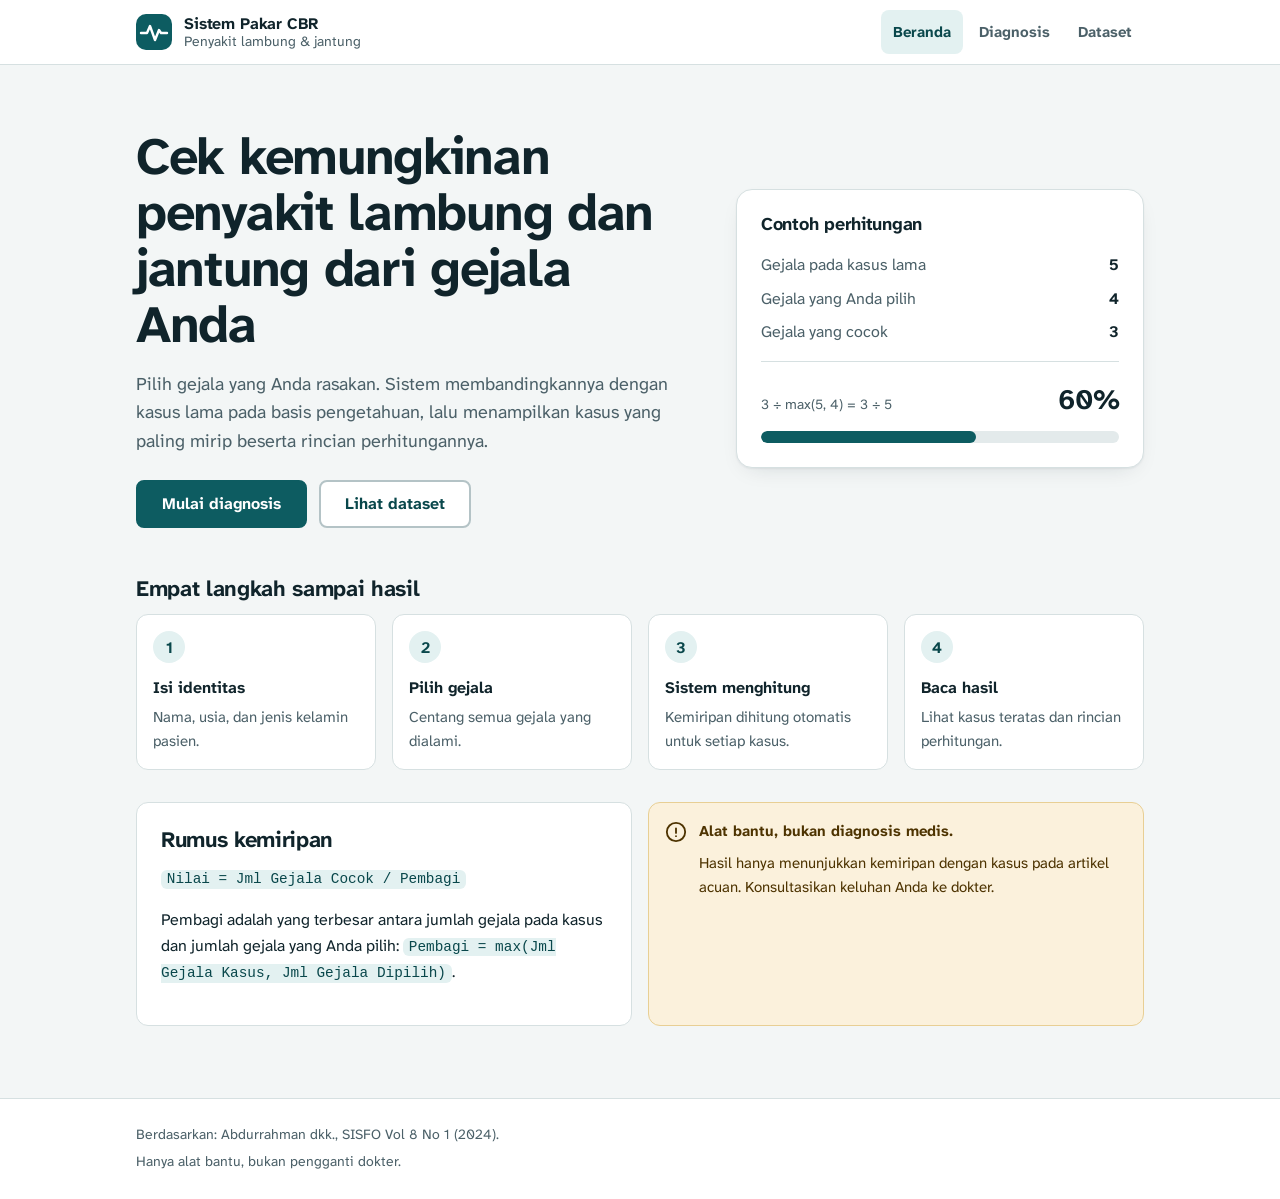
<file: index.html>
<!DOCTYPE html>
<html lang="id">
<head>
<meta charset="UTF-8">
<meta name="viewport" content="width=device-width,initial-scale=1">
<title>Beranda - Sistem Pakar CBR Lambung & Jantung</title>
<meta name="description" content="Sistem pakar berbasis Case-Based Reasoning untuk menelusuri kemungkinan penyakit lambung dan jantung dari gejala yang dialami.">
<meta name="theme-color" content="#0d5c61">
<link rel="icon" href="data:image/svg+xml,%3Csvg xmlns='http://www.w3.org/2000/svg' viewBox='0 0 36 36'%3E%3Crect width='36' height='36' rx='10' fill='%230d5c61'/%3E%3Cpath d='M5 19h6l3-7 5 14 4-10 2 3h6' fill='none' stroke='white' stroke-width='2.4' stroke-linecap='round' stroke-linejoin='round'/%3E%3C/svg%3E">
<link rel="preconnect" href="https://fonts.googleapis.com">
<link rel="preconnect" href="https://fonts.gstatic.com" crossorigin>
<link rel="stylesheet" href="https://fonts.googleapis.com/css2?family=Atkinson+Hyperlegible+Next:wght@400;700&display=swap">
<link rel="stylesheet" href="css/style.css">
</head>
<body>
<header id="header"></header>
<main>
<section class="hero" aria-labelledby="judul">
  <div>
    <h1 id="judul">Cek kemungkinan penyakit lambung dan jantung dari gejala Anda</h1>
    <p class="lead">Pilih gejala yang Anda rasakan. Sistem membandingkannya dengan kasus lama pada basis pengetahuan, lalu menampilkan kasus yang paling mirip beserta rincian perhitungannya.</p>
    <div class="actions">
      <a class="btn" href="identitas.html?baru">Mulai diagnosis</a>
      <a class="btn abu" href="dataset.html">Lihat dataset</a>
    </div>
  </div>
  <aside class="calc" aria-labelledby="contoh">
    <h2 id="contoh">Contoh perhitungan</h2>
    <dl>
      <dt>Gejala pada kasus lama</dt><dd>5</dd>
      <dt>Gejala yang Anda pilih</dt><dd>4</dd>
      <dt>Gejala yang cocok</dt><dd>3</dd>
    </dl>
    <hr class="rule">
    <div class="score"><span class="eq">3 &divide; max(5, 4) = 3 &divide; 5</span><strong>60%</strong></div>
    <div class="meter" role="img" aria-label="Kemiripan 60 persen" style="--w:60%"><i></i></div>
  </aside>
</section>

<section aria-labelledby="alur">
  <h2 id="alur">Empat langkah sampai hasil</h2>
  <ol class="steps">
    <li>Isi identitas<span>Nama, usia, dan jenis kelamin pasien.</span></li>
    <li>Pilih gejala<span>Centang semua gejala yang dialami.</span></li>
    <li>Sistem menghitung<span>Kemiripan dihitung otomatis untuk setiap kasus.</span></li>
    <li>Baca hasil<span>Lihat kasus teratas dan rincian perhitungan.</span></li>
  </ol>
</section>

<section class="two-col" aria-label="Informasi metode">
  <div class="card">
    <h2>Rumus kemiripan</h2>
    <p><code>Nilai = Jml Gejala Cocok / Pembagi</code></p>
    <p>Pembagi adalah yang terbesar antara jumlah gejala pada kasus dan jumlah gejala yang Anda pilih: <code>Pembagi = max(Jml Gejala Kasus, Jml Gejala Dipilih)</code>.</p>
  </div>
  <div class="notice" role="note">
    <svg width="22" height="22" viewBox="0 0 24 24" fill="none" stroke="currentColor" stroke-width="2" stroke-linecap="round" stroke-linejoin="round" aria-hidden="true"><circle cx="12" cy="12" r="10"/><path d="M12 8v5M12 16.5h.01"/></svg>
    <div>
      <p><strong>Alat bantu, bukan diagnosis medis.</strong></p>
      <p>Hasil hanya menunjukkan kemiripan dengan kasus pada artikel acuan. Konsultasikan keluhan Anda ke dokter.</p>
    </div>
  </div>
</section>
</main>
<footer id="footer"></footer>
<script src="js/layout.js"></script>
</body>
</html>
</file>
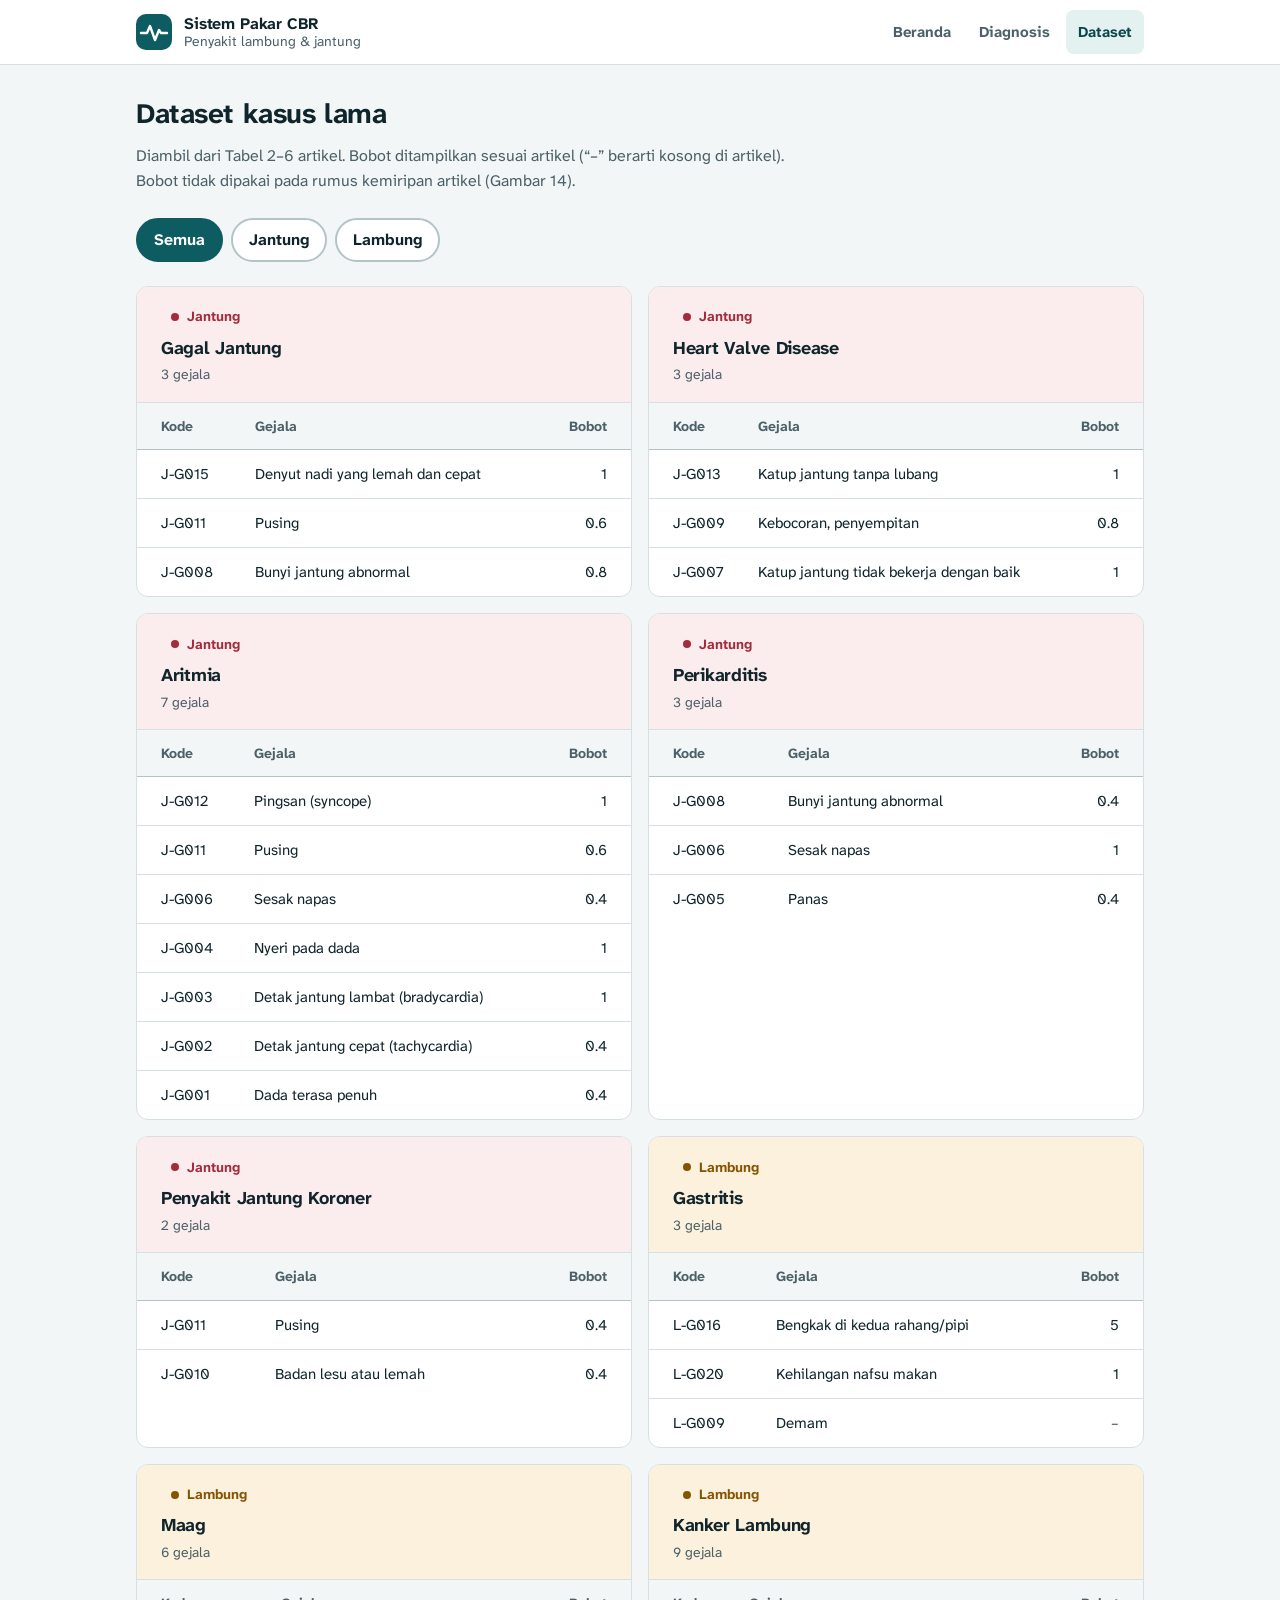
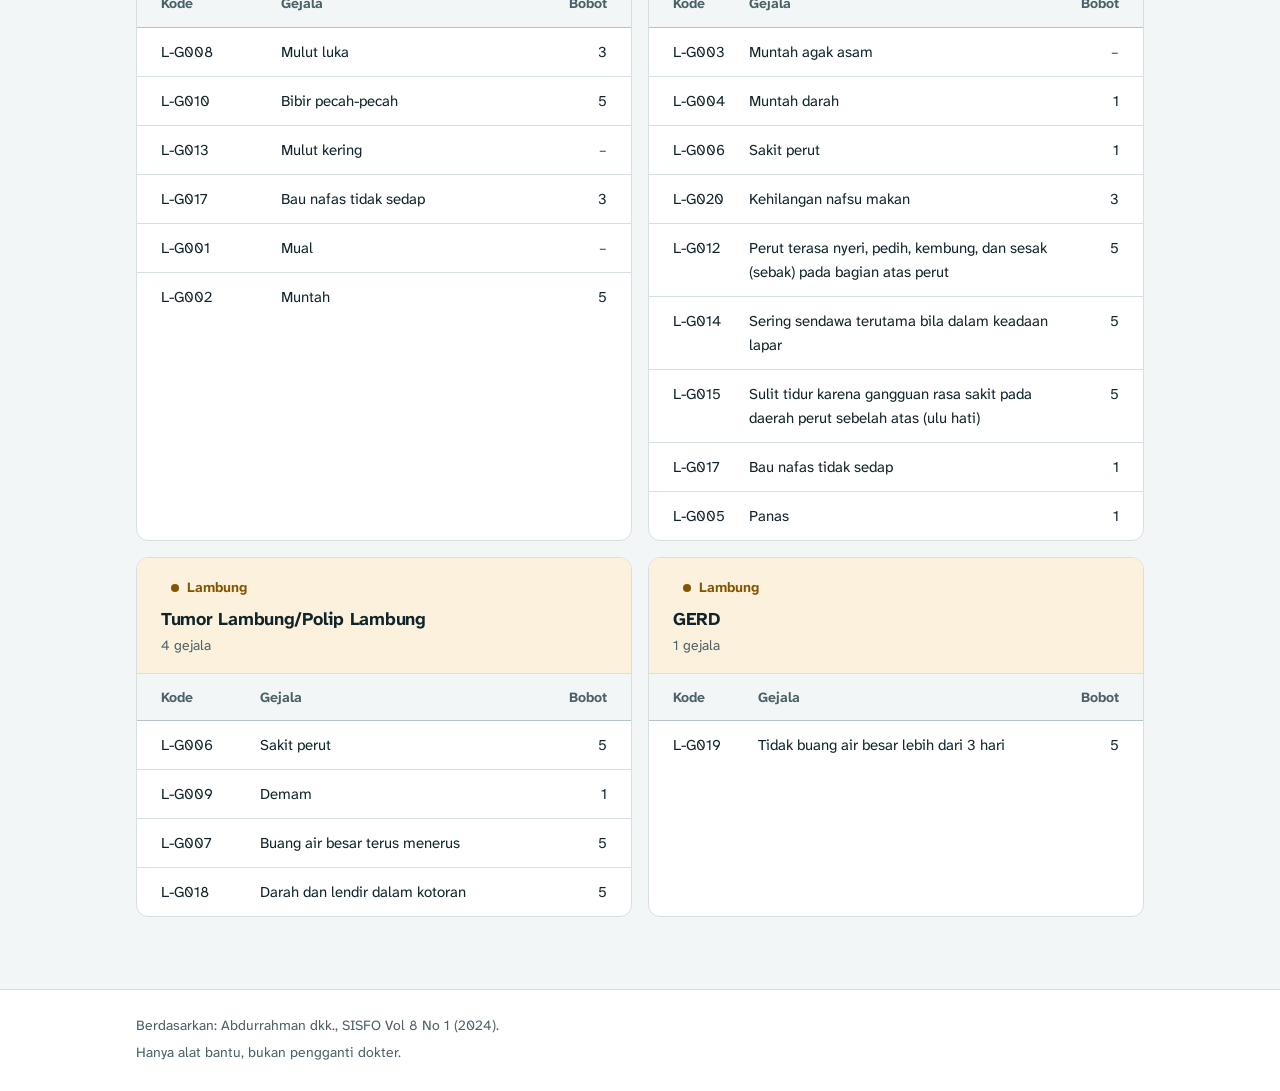
<file: dataset.html>
<!DOCTYPE html>
<html lang="id">
<head>
<meta charset="UTF-8">
<meta name="viewport" content="width=device-width,initial-scale=1">
<title>Dataset Kasus - Sistem Pakar CBR</title>
<meta name="description" content="Dataset kasus lama penyakit jantung dan lambung beserta gejala dan bobotnya.">
<meta name="theme-color" content="#0d5c61">
<link rel="icon" href="data:image/svg+xml,%3Csvg xmlns='http://www.w3.org/2000/svg' viewBox='0 0 36 36'%3E%3Crect width='36' height='36' rx='10' fill='%230d5c61'/%3E%3Cpath d='M5 19h6l3-7 5 14 4-10 2 3h6' fill='none' stroke='white' stroke-width='2.4' stroke-linecap='round' stroke-linejoin='round'/%3E%3C/svg%3E">
<link rel="preconnect" href="https://fonts.googleapis.com">
<link rel="preconnect" href="https://fonts.gstatic.com" crossorigin>
<link rel="stylesheet" href="https://fonts.googleapis.com/css2?family=Atkinson+Hyperlegible+Next:wght@400;700&display=swap">
<link rel="stylesheet" href="css/style.css">
</head>
<body>
<header id="header"></header>
<main>
<div class="page-head">
  <h1>Dataset kasus lama</h1>
  <p>Diambil dari Tabel 2&ndash;6 artikel. Bobot ditampilkan sesuai artikel (&ldquo;&ndash;&rdquo; berarti kosong di artikel). Bobot tidak dipakai pada rumus kemiripan artikel (Gambar 14).</p>
</div>
<div class="filters" role="group" aria-label="Filter jenis penyakit">
  <button type="button" data-f="" aria-pressed="true">Semua</button>
  <button type="button" data-f="jantung" aria-pressed="false">Jantung</button>
  <button type="button" data-f="lambung" aria-pressed="false">Lambung</button>
</div>
<div class="cases" id="isi"></div>
</main>
<footer id="footer"></footer>
<script src="js/layout.js"></script><script src="js/data.js"></script>
<script>
(function(){
  var box=document.getElementById('isi');
  box.innerHTML=KASUS.map(function(k){
    var c=k.tipe==='Jantung'?'jantung':'lambung';
    return '<article class="card case '+c+'" data-t="'+c+'" aria-labelledby="k-'+k.id+'"><header><span class="chip '+c+'">'+k.tipe+'</span><h2 id="k-'+k.id+'">'+k.nama+'</h2><span class="hint">'+k.gejala.length+' gejala</span></header>'+
      '<div class="tabel" tabindex="0" role="region" aria-label="Gejala '+k.nama+'"><table><thead><tr><th scope="col">Kode</th><th scope="col">Gejala</th><th scope="col">Bobot</th></tr></thead><tbody>'+
      k.gejala.map(function(g){
        return '<tr><td>'+g.kode+'</td><td>'+GEJALA_NAMA[g.kode]+'</td><td>'+(g.bobot===null?'<span class="kosong" aria-label="kosong">&ndash;</span>':g.bobot)+'</td></tr>';
      }).join('')+'</tbody></table></div></article>';
  }).join('');
  var tombol=document.querySelectorAll('.filters button');
  Array.prototype.forEach.call(tombol,function(b){
    b.addEventListener('click',function(){
      Array.prototype.forEach.call(tombol,function(x){x.setAttribute('aria-pressed',x===b)});
      Array.prototype.forEach.call(box.children,function(c){c.hidden=!!b.dataset.f&&c.dataset.t!==b.dataset.f});
    });
  });
})();
</script>
</body>
</html>
</file>
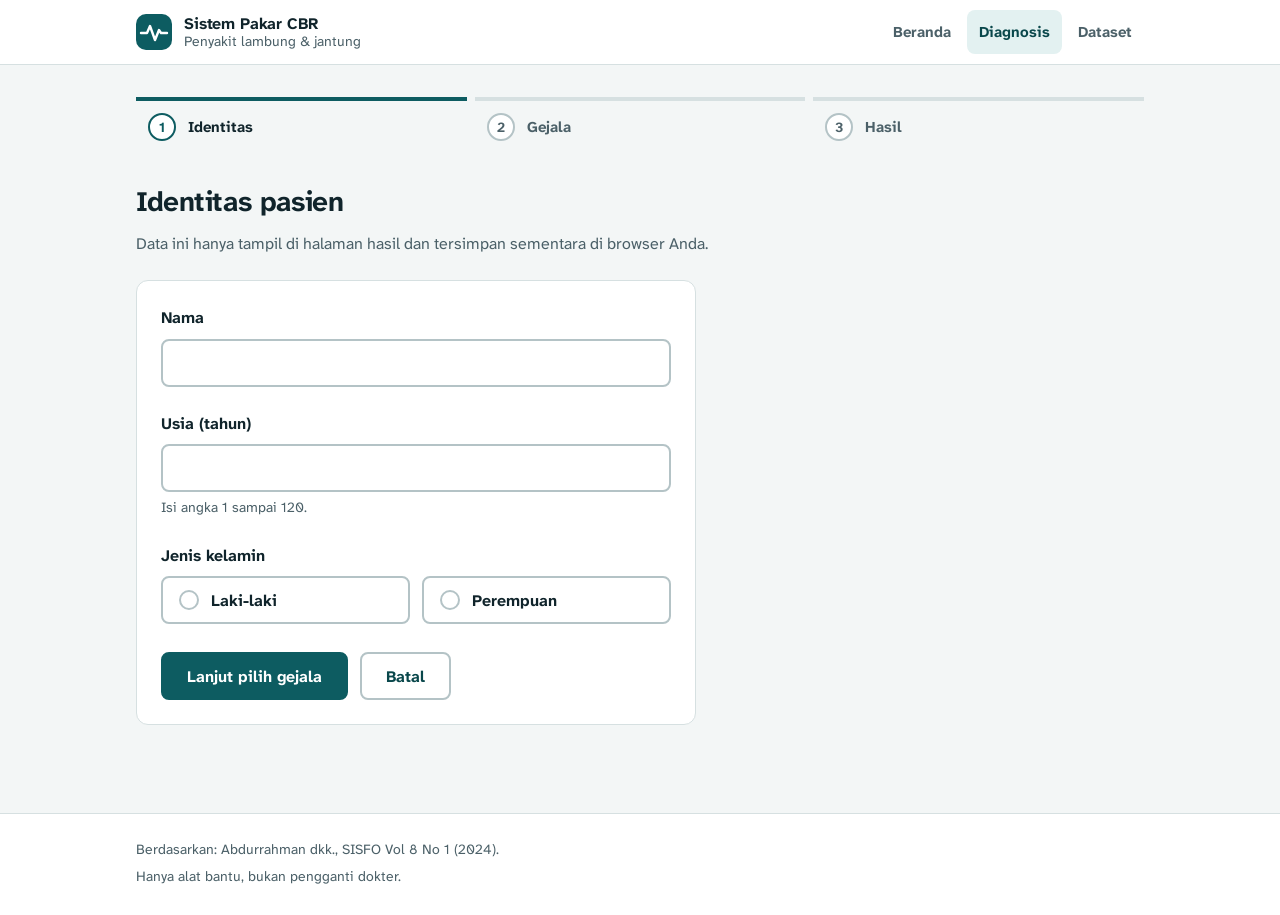
<file: gejala.html>
<!DOCTYPE html>
<html lang="id">
<head>
<meta charset="UTF-8">
<meta name="viewport" content="width=device-width,initial-scale=1">
<title>Pilih Gejala - Sistem Pakar CBR</title>
<meta name="description" content="Centang gejala jantung dan lambung yang Anda alami.">
<meta name="theme-color" content="#0d5c61">
<link rel="icon" href="data:image/svg+xml,%3Csvg xmlns='http://www.w3.org/2000/svg' viewBox='0 0 36 36'%3E%3Crect width='36' height='36' rx='10' fill='%230d5c61'/%3E%3Cpath d='M5 19h6l3-7 5 14 4-10 2 3h6' fill='none' stroke='white' stroke-width='2.4' stroke-linecap='round' stroke-linejoin='round'/%3E%3C/svg%3E">
<link rel="preconnect" href="https://fonts.googleapis.com">
<link rel="preconnect" href="https://fonts.gstatic.com" crossorigin>
<link rel="stylesheet" href="https://fonts.googleapis.com/css2?family=Atkinson+Hyperlegible+Next:wght@400;700&display=swap">
<link rel="stylesheet" href="css/style.css">
</head>
<body>
<header id="header"></header>
<main>
<ol id="stepper"></ol>
<div class="page-head">
  <h1>Pilih gejala yang dialami</h1>
  <p>Centang semua gejala yang Anda rasakan. Jenis penyakit ditentukan otomatis oleh sistem.</p>
</div>
<form id="f" novalidate>
  <section class="card group jantung" aria-labelledby="t-j">
    <header><h2 id="t-j">Gejala jantung</h2><span class="count" id="c-j"></span></header>
    <div class="opts" id="lj"></div>
  </section>
  <section class="card group lambung" aria-labelledby="t-l">
    <header><h2 id="t-l">Gejala lambung</h2><span class="count" id="c-l"></span></header>
    <div class="opts" id="ll"></div>
  </section>
  <div class="submit-bar">
    <div class="inner">
      <div class="status" role="status" aria-live="polite"><span id="jml">Belum ada gejala dipilih</span><span class="error" id="err"></span></div>
      <div class="actions">
        <a class="btn abu" href="identitas.html">Kembali</a>
        <button class="btn" type="submit">Proses diagnosis</button>
      </div>
    </div>
  </div>
</form>
</main>
<footer id="footer"></footer>
<script src="js/layout.js"></script><script src="js/data.js"></script>
<script>
(function(){
  if(!sessionStorage.getItem('identitas')){location.href='identitas.html';return}
  var tersimpan=JSON.parse(sessionStorage.getItem('gejala')||'[]');
  var f=document.getElementById('f'),jml=document.getElementById('jml'),err=document.getElementById('err');
  function buat(el,arr,t){
    el.innerHTML=arr.map(function(g){
      var k=t+'-'+g[0];
      return '<label class="cek"><input type="checkbox" name="g" value="'+k+'"'+(tersimpan.indexOf(k)>=0?' checked':'')+'><span>'+g[1]+'</span></label>';
    }).join('');
  }
  buat(document.getElementById('lj'),GEJALA_J,'J');
  buat(document.getElementById('ll'),GEJALA_L,'L');
  function dipilih(){return Array.prototype.map.call(f.querySelectorAll('input[name=g]:checked'),function(x){return x.value})}
  function segarkan(){
    var d=dipilih(),j=d.filter(function(k){return k[0]==='J'}).length,l=d.length-j;
    document.getElementById('c-j').textContent=j?j+' dipilih':'';
    document.getElementById('c-l').textContent=l?l+' dipilih':'';
    jml.textContent=d.length?d.length+' gejala dipilih':'Belum ada gejala dipilih';
    if(d.length)err.textContent='';
  }
  f.addEventListener('change',segarkan);segarkan();
  f.addEventListener('submit',function(e){
    e.preventDefault();
    var d=dipilih();
    if(!d.length){err.textContent='Pilih minimal satu gejala.';jml.textContent='';f.querySelector('input[name=g]').focus();return}
    sessionStorage.setItem('gejala',JSON.stringify(d));
    location.href='hasil.html';
  });
})();
</script>
</body>
</html>
</file>
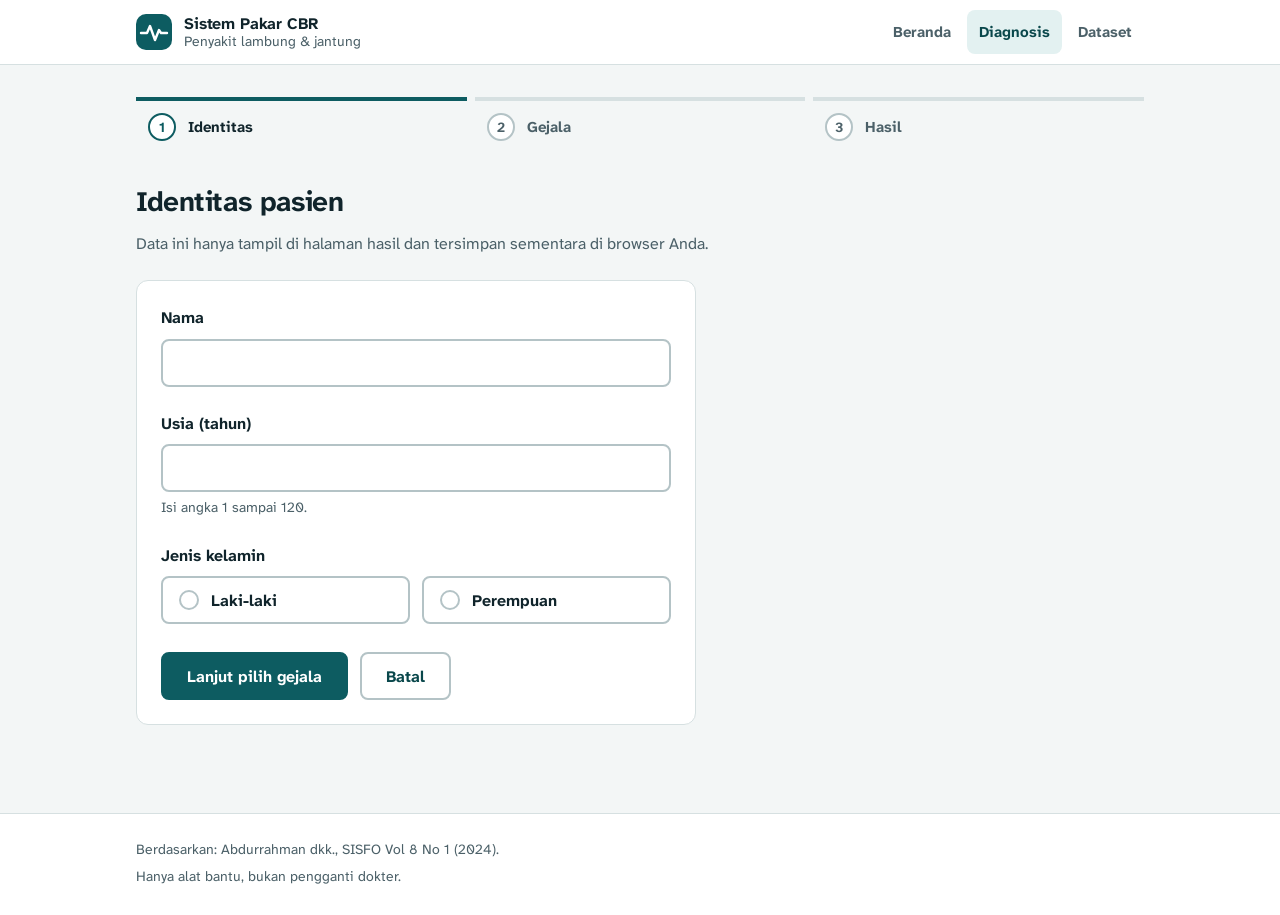
<file: hasil.html>
<!DOCTYPE html>
<html lang="id">
<head>
<meta charset="UTF-8">
<meta name="viewport" content="width=device-width,initial-scale=1">
<title>Hasil Diagnosis - Sistem Pakar CBR</title>
<meta name="description" content="Hasil diagnosis berdasarkan kemiripan gejala dengan kasus pada basis pengetahuan.">
<meta name="theme-color" content="#0d5c61">
<link rel="icon" href="data:image/svg+xml,%3Csvg xmlns='http://www.w3.org/2000/svg' viewBox='0 0 36 36'%3E%3Crect width='36' height='36' rx='10' fill='%230d5c61'/%3E%3Cpath d='M5 19h6l3-7 5 14 4-10 2 3h6' fill='none' stroke='white' stroke-width='2.4' stroke-linecap='round' stroke-linejoin='round'/%3E%3C/svg%3E">
<link rel="preconnect" href="https://fonts.googleapis.com">
<link rel="preconnect" href="https://fonts.gstatic.com" crossorigin>
<link rel="stylesheet" href="https://fonts.googleapis.com/css2?family=Atkinson+Hyperlegible+Next:wght@400;700&display=swap">
<link rel="stylesheet" href="css/style.css">
</head>
<body>
<header id="header"></header>
<main id="konten">
<ol id="stepper"></ol>
<div id="isi"></div>
</main>
<footer id="footer"></footer>
<script src="js/layout.js"></script><script src="js/data.js"></script><script src="js/cbr.js"></script>
<script>
(function(){
  var pasien=JSON.parse(sessionStorage.getItem('identitas')||'null');
  var dipilih=JSON.parse(sessionStorage.getItem('gejala')||'[]');
  if(!pasien||!dipilih.length){location.href=pasien?'gejala.html':'identitas.html';return}

  var hasil=hitungCBR(dipilih),teratas=hasil.filter(function(x){return x.teratas});
  var pct=function(n){return (n*100).toFixed(1).replace('.0','')+'%'};
  var esc=function(s){return String(s).replace(/&/g,'&amp;').replace(/</g,'&lt;').replace(/>/g,'&gt;').replace(/"/g,'&quot;')};
  var cls=function(t){return t==='Jantung'?'jantung':'lambung'};
  var chip=function(t){return '<span class="chip '+cls(t)+'">'+t+'</span>'};

  var o='<div class="page-head"><h1>Hasil diagnosis</h1><p>Berikut kasus yang paling mirip dengan gejala yang Anda pilih.</p></div>';

  if(!teratas.length){
    o+='<section class="card empty" aria-labelledby="h-kosong"><h2 id="h-kosong" class="hasil">Belum ada kasus yang cocok</h2><p>Gejala yang Anda pilih tidak sama dengan gejala pada kasus mana pun. Coba tinjau kembali gejala yang dipilih, atau konsultasikan ke dokter.</p></section>';
  }else{
    o+=teratas.map(function(x){
      return '<section class="card result '+cls(x.kasus.tipe)+'" aria-label="Kasus teratas">'+
        '<div class="top">'+chip(x.kasus.tipe)+'<span class="hint">'+x.jmlCocok+' dari '+x.pembagi+' gejala cocok</span></div>'+
        '<p class="hasil">'+esc(x.kasus.nama)+'</p>'+
        '<div class="score-line"><div class="meter" role="img" aria-label="Kemiripan '+pct(x.nilai)+'" style="--w:'+(x.nilai*100)+'%"><i></i></div><strong>'+pct(x.nilai)+'</strong></div></section>';
    }).join('');
    if(teratas.length>1)o+='<div class="notice catatan" role="note"><svg width="22" height="22" viewBox="0 0 24 24" fill="none" stroke="currentColor" stroke-width="2" stroke-linecap="round" stroke-linejoin="round" aria-hidden="true"><circle cx="12" cy="12" r="10"/><path d="M12 8v5M12 16.5h.01"/></svg><p>Gejala Anda sama-sama cocok dengan beberapa kemungkinan di atas. Sebaiknya konsultasikan ke dokter.</p></div>';
  }

  o+='<div class="notice info catatan" role="note"><svg width="22" height="22" viewBox="0 0 24 24" fill="none" stroke="currentColor" stroke-width="2" stroke-linecap="round" stroke-linejoin="round" aria-hidden="true"><circle cx="12" cy="12" r="10"/><path d="M12 8v5M12 16.5h.01"/></svg><div><p>Hasil ini bukan diagnosis medis. Jika mengalami nyeri dada berat, sesak napas, pingsan, atau muntah darah, segera cari pertolongan medis darurat.</p></div></div>';

  o+='<section class="card" style="margin-top:var(--s4)" aria-labelledby="h-pasien"><h2 id="h-pasien">Identitas pasien</h2><dl class="facts"><div><dt>Nama</dt><dd>'+esc(pasien.nama)+'</dd></div><div><dt>Usia</dt><dd>'+esc(pasien.usia)+' tahun</dd></div><div><dt>Jenis kelamin</dt><dd>'+esc(pasien.jk)+'</dd></div></dl></section>';

  o+='<section class="card" aria-labelledby="h-gejala"><h2 id="h-gejala">Gejala yang dipilih ('+dipilih.length+')</h2><ul class="symptoms">'+dipilih.map(function(k){return '<li>'+chip(k[0]==='J'?'Jantung':'Lambung')+'<span>'+GEJALA_NAMA[k]+'</span></li>'}).join('')+'</ul></section>';

  o+='<section class="card" aria-labelledby="h-rinci"><h2 id="h-rinci">Rincian perhitungan</h2>'+
    '<div class="tabel" tabindex="0" role="region" aria-labelledby="h-rinci"><table><caption>Semua kasus diurutkan dari kemiripan tertinggi.</caption>'+
    '<thead><tr><th scope="col">Kasus</th><th scope="col" class="num">Cocok</th><th scope="col" class="num">Pembagi</th><th scope="col">Nilai kemiripan</th></tr></thead><tbody>'+
    hasil.map(function(x){
      return '<tr'+(x.teratas?' class="top"':'')+'><th scope="row">'+esc(x.kasus.nama)+' '+chip(x.kasus.tipe)+'</th>'+
        '<td class="num">'+x.jmlCocok+'</td><td class="num">'+x.pembagi+'</td>'+
        '<td><div class="bar"><div class="meter" style="--w:'+(x.nilai*100)+'%"><i></i></div><b>'+pct(x.nilai)+'</b></div></td></tr>';
    }).join('')+'</tbody></table></div>'+
    '<details class="cara"><summary>Cara membaca perhitungan</summary><p>Nilai kemiripan = jumlah gejala cocok dibagi pembagi. Pembagi adalah yang terbesar antara jumlah gejala pada kasus dan jumlah gejala yang Anda pilih ('+dipilih.length+' gejala).</p></details></section>';

  o+='<div class="actions"><a class="btn" href="gejala.html">Ubah gejala</a><a class="btn abu" href="identitas.html?baru">Pasien baru</a></div>';
  document.getElementById('isi').innerHTML=o;
})();
</script>
</body>
</html>
</file>
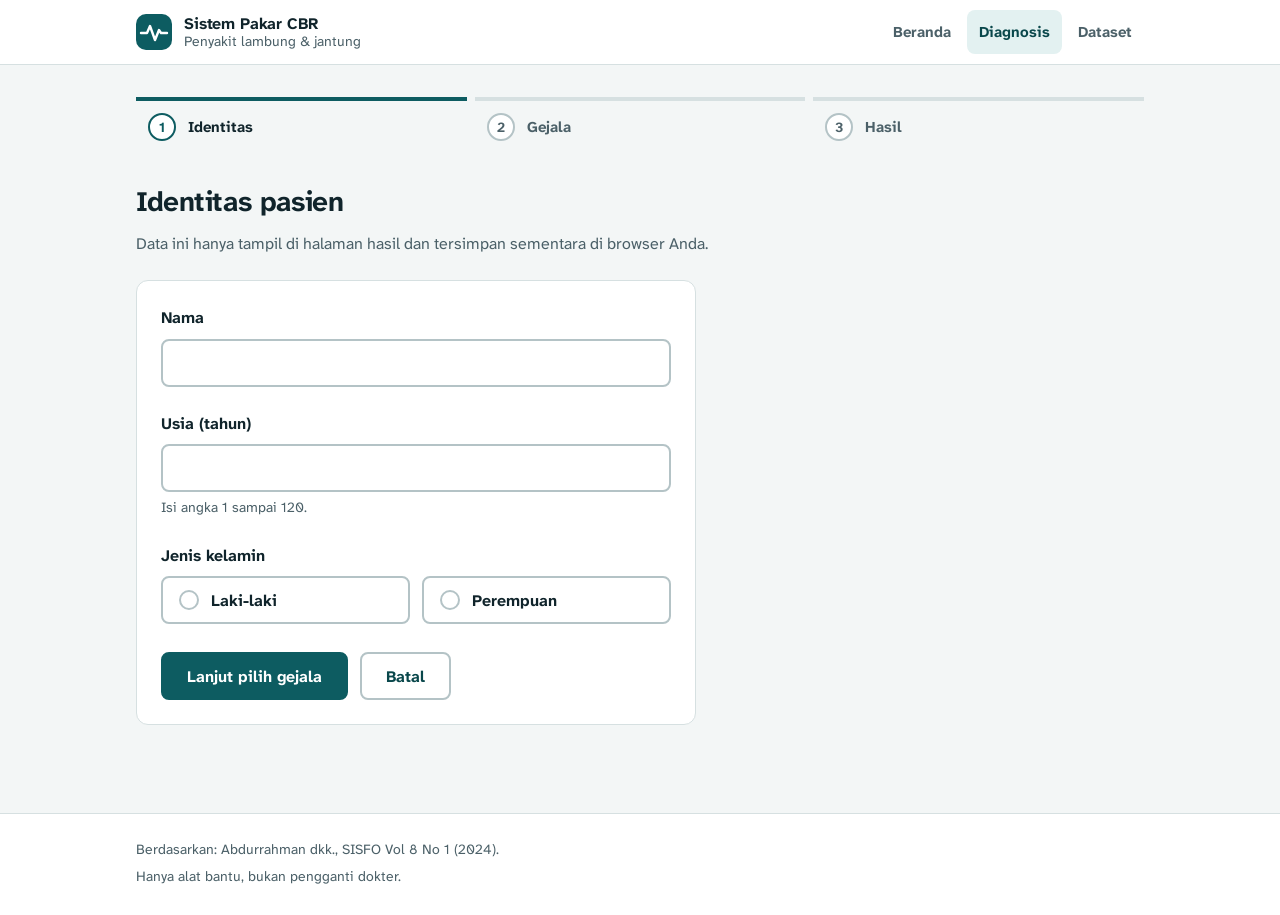
<file: identitas.html>
<!DOCTYPE html>
<html lang="id">
<head>
<meta charset="UTF-8">
<meta name="viewport" content="width=device-width,initial-scale=1">
<title>Identitas Pasien - Sistem Pakar CBR</title>
<meta name="description" content="Isi identitas pasien sebelum memilih gejala.">
<meta name="theme-color" content="#0d5c61">
<link rel="icon" href="data:image/svg+xml,%3Csvg xmlns='http://www.w3.org/2000/svg' viewBox='0 0 36 36'%3E%3Crect width='36' height='36' rx='10' fill='%230d5c61'/%3E%3Cpath d='M5 19h6l3-7 5 14 4-10 2 3h6' fill='none' stroke='white' stroke-width='2.4' stroke-linecap='round' stroke-linejoin='round'/%3E%3C/svg%3E">
<link rel="preconnect" href="https://fonts.googleapis.com">
<link rel="preconnect" href="https://fonts.gstatic.com" crossorigin>
<link rel="stylesheet" href="https://fonts.googleapis.com/css2?family=Atkinson+Hyperlegible+Next:wght@400;700&display=swap">
<link rel="stylesheet" href="css/style.css">
</head>
<body>
<header id="header"></header>
<main>
<ol id="stepper"></ol>
<div class="page-head">
  <h1>Identitas pasien</h1>
  <p>Data ini hanya tampil di halaman hasil dan tersimpan sementara di browser Anda.</p>
</div>
<form id="f" class="card form-narrow" novalidate>
  <div class="field" id="fn">
    <label for="nama">Nama</label>
    <input type="text" id="nama" name="nama" autocomplete="name" maxlength="80" aria-describedby="e-nama" required>
    <span class="error" id="e-nama" role="alert"></span>
  </div>
  <div class="field" id="fu">
    <label for="usia">Usia (tahun)</label>
    <input type="number" id="usia" name="usia" inputmode="numeric" min="1" max="120" aria-describedby="h-usia e-usia" required>
    <span class="hint" id="h-usia">Isi angka 1 sampai 120.</span>
    <span class="error" id="e-usia" role="alert"></span>
  </div>
  <fieldset class="field" id="fj" aria-describedby="e-jk">
    <legend>Jenis kelamin</legend>
    <div class="choice-row">
      <label class="choice"><input type="radio" name="jk" value="Laki-laki"><span class="dot" aria-hidden="true"></span>Laki-laki</label>
      <label class="choice"><input type="radio" name="jk" value="Perempuan"><span class="dot" aria-hidden="true"></span>Perempuan</label>
    </div>
    <span class="error" id="e-jk" role="alert"></span>
  </fieldset>
  <div class="actions">
    <button class="btn" type="submit">Lanjut pilih gejala</button>
    <a class="btn abu" href="index.html">Batal</a>
  </div>
</form>
</main>
<footer id="footer"></footer>
<script src="js/layout.js"></script>
<script>
(function(){
  if(/[?&]baru\b/.test(location.search)){sessionStorage.removeItem('identitas');sessionStorage.removeItem('gejala')}
  var f=document.getElementById('f');
  var tersimpan=JSON.parse(sessionStorage.getItem('identitas')||'null');
  if(tersimpan){
    f.nama.value=tersimpan.nama||'';f.usia.value=tersimpan.usia||'';
    Array.prototype.forEach.call(f.jk,function(r){r.checked=(r.value===tersimpan.jk)});
  }
  function salah(boxId,errId,msg){
    var box=document.getElementById(boxId),el=document.getElementById(errId);
    el.textContent=msg||'';box.classList.toggle('invalid',!!msg);
    var inp=box.querySelector('input');if(inp&&boxId!=='fj')inp.setAttribute('aria-invalid',msg?'true':'false');
    return !msg;
  }
  f.addEventListener('submit',function(e){
    e.preventDefault();
    var nama=f.nama.value.trim(),usia=parseInt(f.usia.value,10),jk=(f.querySelector('input[name=jk]:checked')||{}).value;
    var a=salah('fn','e-nama',nama?'':'Nama wajib diisi.');
    var b=salah('fu','e-usia',(usia>=1&&usia<=120)?'':'Usia harus berupa angka 1 sampai 120.');
    var c=salah('fj','e-jk',jk?'':'Pilih jenis kelamin.');
    if(!(a&&b&&c)){
      (!a?f.nama:!b?f.usia:f.querySelector('input[name=jk]')).focus();return;
    }
    sessionStorage.setItem('identitas',JSON.stringify({nama:nama,usia:usia,jk:jk}));
    location.href='gejala.html';
  });
})();
</script>
</body>
</html>
</file>
<file: css/style.css>
/* ==========================================================
   Sistem Pakar CBR - Lambung & Jantung
   Design tokens -> base -> layout -> komponen -> halaman
   ========================================================== */
:root{
  /* Warna */
  --ink:#10242b;            /* teks utama */
  --muted:#4b6068;          /* teks sekunder (kontras >= 6:1 di atas putih) */
  --canvas:#f3f6f6;         /* latar halaman */
  --surface:#ffffff;
  --line:#d6e0e1;
  --line-strong:#b4c3c6;
  --primary:#0d5c61;        /* aksi utama */
  --primary-hover:#09474b;
  --primary-tint:#e3f1f1;
  --heart:#a32b3a;          /* penanda domain jantung */
  --heart-tint:#fbecee;
  --stomach:#855400;        /* penanda domain lambung */
  --stomach-tint:#fbf1dc;
  --danger:#a32b3a;
  --focus:#1a73e8;

  /* Tipografi */
  --font:"Atkinson Hyperlegible Next","Atkinson Hyperlegible",system-ui,-apple-system,"Segoe UI",Roboto,"Helvetica Neue",Arial,sans-serif;
  --fs-sm:.875rem; --fs-base:1rem; --fs-md:1.125rem; --fs-lg:1.375rem; --fs-xl:1.75rem;
  --fs-hero:clamp(2rem,1.4rem + 2.6vw,3.25rem);

  /* Spasi (kelipatan 4) */
  --s1:.25rem; --s2:.5rem; --s3:.75rem; --s4:1rem; --s5:1.5rem; --s6:2rem; --s7:3rem; --s8:4.5rem;

  /* Bentuk */
  --r-sm:8px; --r-md:12px; --r-lg:16px;
  --shadow:0 1px 2px rgba(16,36,43,.06),0 8px 24px -12px rgba(16,36,43,.18);
  --header-h:64px;
}

*,*::before,*::after{box-sizing:border-box}
[hidden]{display:none!important}
html{-webkit-text-size-adjust:100%;scroll-padding-top:calc(var(--header-h) + 16px)}
body{margin:0;min-height:100vh;display:flex;flex-direction:column;font-family:var(--font);font-size:var(--fs-base);line-height:1.6;color:var(--ink);background:var(--canvas)}
main{flex:1;width:100%;max-width:1040px;margin:0 auto;padding:var(--s6) var(--s4) var(--s8)}
img,svg{max-width:100%}
a{color:var(--primary)}
a:hover{color:var(--primary-hover)}
h1,h2,h3{margin:0 0 var(--s3);line-height:1.2;letter-spacing:-.015em;color:var(--ink)}
h1{font-size:var(--fs-xl)}
h2{font-size:var(--fs-lg)}
h3{font-size:var(--fs-md)}
p{margin:0 0 var(--s4);max-width:68ch}
ul,ol{margin:0 0 var(--s4);padding-left:1.25rem}
code{font-family:ui-monospace,SFMono-Regular,Menlo,Consolas,monospace;font-size:.9em;background:var(--primary-tint);color:var(--primary-hover);padding:.1em .4em;border-radius:6px}

/* Aksesibilitas */
:focus-visible{outline:3px solid var(--focus);outline-offset:2px;border-radius:4px}
.skip{position:absolute;left:var(--s4);top:-100px;background:var(--ink);color:#fff;padding:var(--s3) var(--s4);border-radius:var(--r-sm);z-index:100;text-decoration:none}
.skip:focus{top:var(--s3)}
.sr-only{position:absolute;width:1px;height:1px;margin:-1px;padding:0;overflow:hidden;clip:rect(0,0,0,0);white-space:nowrap;border:0}
@media (prefers-reduced-motion:reduce){*,*::before,*::after{animation:none!important;transition:none!important;scroll-behavior:auto!important}}

/* ---------- Header & navigasi ---------- */
.site-header{position:sticky;top:0;z-index:50;min-height:var(--header-h);background:var(--surface);border-bottom:1px solid var(--line)}
.bar-inner{max-width:1040px;margin:0 auto;padding:0 var(--s4);min-height:var(--header-h);display:flex;align-items:center;justify-content:space-between;gap:var(--s4)}
.brand{display:flex;align-items:center;gap:var(--s3);color:var(--ink);text-decoration:none;font-weight:700;letter-spacing:-.01em;line-height:1.2}
.brand:hover{color:var(--ink)}
.brand svg{flex:none}
.brand small{display:block;font-weight:400;font-size:var(--fs-sm);color:var(--muted);letter-spacing:0}
.nav-toggle{display:none;align-items:center;gap:var(--s2);min-height:44px;padding:0 var(--s3);background:var(--surface);color:var(--ink);border:1px solid var(--line-strong);border-radius:var(--r-sm);font:inherit;font-weight:700;cursor:pointer}
.nav-toggle:hover{background:var(--canvas)}
.nav-list{display:flex;gap:var(--s1);margin:0;padding:0;list-style:none}
.nav-list a{display:flex;align-items:center;min-height:44px;padding:0 var(--s3);border-radius:var(--r-sm);color:var(--muted);text-decoration:none;font-weight:700;font-size:.9375rem}
.nav-list a:hover{background:var(--canvas);color:var(--ink)}
.nav-list a[aria-current="page"]{background:var(--primary-tint);color:var(--primary-hover)}
@media (max-width:760px){
  .nav-toggle{display:inline-flex}
  .brand small{display:none}
  .site-nav{position:absolute;left:0;right:0;top:100%;background:var(--surface);border-bottom:1px solid var(--line);padding:var(--s2) var(--s4) var(--s4);box-shadow:var(--shadow);display:none}
  .site-nav.open{display:block}
  .nav-list{flex-direction:column}
}

/* ---------- Footer ---------- */
.site-footer{border-top:1px solid var(--line);background:var(--surface);color:var(--muted);font-size:var(--fs-sm)}
.site-footer .inner{max-width:1040px;margin:0 auto;padding:var(--s5) var(--s4)}
.site-footer p{margin:0 0 var(--s1);max-width:none}

/* ---------- Stepper (alur diagnosis) ---------- */
.stepper{display:flex;gap:var(--s2);list-style:none;margin:0 0 var(--s6);padding:0}
.stepper li{flex:1;display:flex;align-items:center;gap:var(--s3);padding:var(--s3);border-top:4px solid var(--line);color:var(--muted);font-weight:700;font-size:.9375rem;min-width:0}
.stepper .n{flex:none;display:grid;place-items:center;width:28px;height:28px;border-radius:50%;background:var(--surface);border:2px solid var(--line-strong);font-size:var(--fs-sm)}
.stepper .done{border-top-color:var(--primary);color:var(--ink)}
.stepper .done .n{background:var(--primary);border-color:var(--primary);color:#fff}
.stepper .now{border-top-color:var(--primary);color:var(--ink)}
.stepper .now .n{border-color:var(--primary);color:var(--primary)}
@media (max-width:560px){.stepper li{flex-direction:column;align-items:flex-start;gap:var(--s1);padding:var(--s2)}}

/* ---------- Komponen dasar ---------- */
.card{background:var(--surface);border:1px solid var(--line);border-radius:var(--r-md);padding:var(--s5);margin-bottom:var(--s4)}
@media (max-width:560px){.card{padding:var(--s4)}}
.page-head{margin-bottom:var(--s5)}
.page-head p{color:var(--muted);margin:0}
.lead{font-size:var(--fs-md);color:var(--muted)}

.btn{display:inline-flex;align-items:center;justify-content:center;gap:var(--s2);min-height:48px;padding:0 var(--s5);background:var(--primary);color:#fff;border:2px solid var(--primary);border-radius:var(--r-sm);font:inherit;font-weight:700;text-decoration:none;cursor:pointer;transition:background-color .15s,border-color .15s}
.btn:hover{background:var(--primary-hover);border-color:var(--primary-hover);color:#fff}
.btn.abu{background:var(--surface);color:var(--primary-hover);border-color:var(--line-strong)}
.btn.abu:hover{background:var(--canvas);border-color:var(--primary)}
.actions{display:flex;flex-wrap:wrap;gap:var(--s3);margin-top:var(--s5)}

.chip{display:inline-flex;align-items:center;gap:var(--s2);padding:.15rem .65rem;border-radius:999px;font-size:var(--fs-sm);font-weight:700;line-height:1.5;white-space:nowrap}
.chip::before{content:"";width:8px;height:8px;border-radius:50%;background:currentColor}
.chip.jantung{background:var(--heart-tint);color:var(--heart)}
.chip.lambung{background:var(--stomach-tint);color:var(--stomach)}

.notice{display:flex;gap:var(--s3);padding:var(--s4);border-radius:var(--r-md);background:var(--stomach-tint);border:1px solid #e8cf94;color:#4d3300;font-size:.9375rem}
.notice svg{flex:none;margin-top:2px}
.notice p{margin:0;max-width:none}
.notice p+p{margin-top:var(--s2)}
.notice.info{background:var(--primary-tint);border-color:#a9d0d2;color:#0a3d41}

/* ---------- Formulir ---------- */
.field{margin-bottom:var(--s5)}
.field>label,.field>legend,legend{display:block;padding:0;margin:0 0 var(--s2);font-weight:700}
fieldset{border:0;margin:0;padding:0;min-width:0}
.hint{display:block;margin-top:var(--s1);color:var(--muted);font-size:var(--fs-sm)}
input[type=text],input[type=number]{width:100%;min-height:48px;padding:0 var(--s3);font:inherit;color:var(--ink);background:var(--surface);border:2px solid var(--line-strong);border-radius:var(--r-sm)}
input[type=text]:hover,input[type=number]:hover{border-color:var(--muted)}
input[type=text]:focus,input[type=number]:focus{outline:3px solid var(--focus);outline-offset:1px;border-color:var(--focus)}
.field.invalid input{border-color:var(--danger)}
.error{display:block;margin-top:var(--s1);color:var(--danger);font-size:var(--fs-sm);font-weight:700;min-height:0}
.form-narrow{max-width:560px}
.choice-row{display:grid;grid-template-columns:1fr 1fr;gap:var(--s3)}
.choice{position:relative;display:flex;align-items:center;gap:var(--s3);min-height:48px;padding:0 var(--s4);border:2px solid var(--line-strong);border-radius:var(--r-sm);background:var(--surface);cursor:pointer;font-weight:700}
.choice:hover{border-color:var(--muted)}
.choice input{position:absolute;opacity:0;inset:0;width:100%;height:100%;margin:0;cursor:pointer}
.choice .dot{flex:none;width:20px;height:20px;border:2px solid var(--line-strong);border-radius:50%;background:var(--surface)}
.choice:has(input:checked){border-color:var(--primary);background:var(--primary-tint)}
.choice:has(input:checked) .dot{border:6px solid var(--primary)}
.choice:has(input:focus-visible){outline:3px solid var(--focus);outline-offset:2px}

/* ---------- Beranda ---------- */
.hero{display:grid;grid-template-columns:1.15fr .85fr;gap:var(--s7);align-items:center;padding:var(--s6) 0 var(--s7)}
.hero h1{font-size:var(--fs-hero);line-height:1.08;letter-spacing:-.025em;margin-bottom:var(--s4);max-width:16ch}
.hero .lead{margin-bottom:var(--s5)}
.hero .actions{margin-top:0}
.calc{background:var(--surface);border:1px solid var(--line);border-radius:var(--r-lg);padding:var(--s5);box-shadow:var(--shadow)}
.calc h2{font-size:var(--fs-md);margin-bottom:var(--s4)}
.calc dl{margin:0 0 var(--s4);display:grid;grid-template-columns:1fr auto;gap:var(--s2) var(--s4)}
.calc dt{color:var(--muted)}
.calc dd{margin:0;font-weight:700;text-align:right}
.calc .rule{border:0;border-top:1px solid var(--line);margin:var(--s4) 0}
.calc .score{display:flex;align-items:baseline;justify-content:space-between;gap:var(--s3);margin-bottom:var(--s2)}
.calc .score strong{font-size:var(--fs-xl);letter-spacing:-.02em}
.calc .eq{color:var(--muted);font-size:var(--fs-sm)}
.meter{height:12px;border-radius:999px;background:#e3eaeb;overflow:hidden}
.meter i{display:block;height:100%;width:var(--w,0%);border-radius:999px;background:var(--primary)}
.calc .meter i{width:0;animation:isi 1.1s .25s cubic-bezier(.2,.7,.2,1) forwards}
@keyframes isi{to{width:var(--w)}}
.steps{list-style:none;margin:0 0 var(--s6);padding:0;display:grid;grid-template-columns:repeat(4,1fr);gap:var(--s4);counter-reset:s}
.steps li{counter-increment:s;background:var(--surface);border:1px solid var(--line);border-radius:var(--r-md);padding:var(--s4);font-weight:700}
.steps li::before{content:counter(s);display:grid;place-items:center;width:32px;height:32px;margin-bottom:var(--s3);border-radius:50%;background:var(--primary-tint);color:var(--primary-hover)}
.steps span{display:block;margin-top:var(--s1);font-weight:400;color:var(--muted);font-size:.9375rem}
.two-col{display:grid;grid-template-columns:1fr 1fr;gap:var(--s4)}
.two-col .card{margin:0}
@media (max-width:860px){
  .hero{grid-template-columns:1fr;gap:var(--s5);padding-top:var(--s4)}
  .hero h1{max-width:none}
  .steps{grid-template-columns:1fr 1fr}
  .two-col{grid-template-columns:1fr}
}
@media (max-width:480px){.steps{grid-template-columns:1fr}}

/* ---------- Gejala ---------- */
.group{padding:0;overflow:hidden}
.group>header{display:flex;align-items:center;justify-content:space-between;gap:var(--s3);padding:var(--s4) var(--s5);border-bottom:1px solid var(--line)}
.group>header h2{margin:0;font-size:var(--fs-md)}
.group.jantung>header{background:var(--heart-tint)}
.group.lambung>header{background:var(--stomach-tint)}
.group .count{font-size:var(--fs-sm);color:var(--muted);font-weight:700}
.opts{display:grid;grid-template-columns:1fr 1fr;gap:var(--s2);padding:var(--s4) var(--s5) var(--s5)}
.cek{display:flex;align-items:flex-start;gap:var(--s3);padding:var(--s3);min-height:48px;border:1px solid var(--line);border-radius:var(--r-sm);background:var(--surface);cursor:pointer;line-height:1.4}
.cek:hover{background:var(--canvas);border-color:var(--line-strong)}
.cek input{appearance:none;-webkit-appearance:none;flex:none;width:22px;height:22px;margin:1px 0 0;border:2px solid var(--line-strong);border-radius:6px;background:var(--surface);cursor:pointer;display:grid;place-content:center}
.cek input::after{content:"";width:11px;height:6px;border-left:3px solid #fff;border-bottom:3px solid #fff;transform:rotate(-45deg) translate(1px,-1px);opacity:0}
.cek input:checked{background:var(--primary);border-color:var(--primary)}
.cek input:checked::after{opacity:1}
.cek:has(input:checked){border-color:var(--primary);background:var(--primary-tint)}
.cek input:focus-visible{outline:3px solid var(--focus);outline-offset:2px}
.submit-bar{position:sticky;bottom:0;z-index:20;margin:var(--s5) calc(var(--s4) * -1) calc(var(--s8) * -1);padding:var(--s3) var(--s4);background:rgba(255,255,255,.96);border-top:1px solid var(--line);box-shadow:0 -8px 24px -16px rgba(16,36,43,.3)}
.submit-bar .inner{max-width:1040px;margin:0 auto;display:flex;flex-wrap:wrap;align-items:center;justify-content:space-between;gap:var(--s3)}
.submit-bar .status{font-weight:700}
.submit-bar .status .error{display:block;margin:0}
.submit-bar .actions{margin:0}
@media (max-width:760px){.opts{grid-template-columns:1fr;padding:var(--s4)}.group>header{padding:var(--s4)}}
@media (max-width:480px){.submit-bar .actions{width:100%}.submit-bar .btn{flex:1}}

/* ---------- Hasil ---------- */
.result{border-left:6px solid var(--primary)}
.result.jantung{border-left-color:var(--heart)}
.result.lambung{border-left-color:var(--stomach)}
.result .top{display:flex;flex-wrap:wrap;align-items:center;justify-content:space-between;gap:var(--s3);margin-bottom:var(--s3)}
.hasil{font-size:var(--fs-xl);font-weight:700;letter-spacing:-.02em;line-height:1.15;margin:0 0 var(--s4)}
.score-line{display:flex;align-items:center;gap:var(--s4)}
.score-line .meter{flex:1}
.score-line strong{font-size:var(--fs-lg);min-width:3.5ch;text-align:right}
.result.jantung .meter i{background:var(--heart)}
.result.lambung .meter i{background:var(--stomach)}
.empty{text-align:left}
.facts{display:grid;grid-template-columns:repeat(3,1fr);gap:var(--s4);margin:0}
.facts div{min-width:0}
.facts dt{color:var(--muted);font-size:var(--fs-sm)}
.facts dd{margin:0;font-weight:700;overflow-wrap:anywhere}
.symptoms{list-style:none;margin:0;padding:0;display:flex;flex-direction:column;gap:var(--s2)}
.symptoms li{display:flex;align-items:flex-start;gap:var(--s3)}
.symptoms .chip{flex:none;margin-top:2px}
.tabel{overflow-x:auto;margin:0 calc(var(--s2) * -1);padding:0 var(--s2)}
.tabel:focus-visible{outline-offset:-2px}
table{width:100%;border-collapse:collapse;font-size:.9375rem}
caption{text-align:left;color:var(--muted);padding-bottom:var(--s3);font-size:var(--fs-sm)}
th,td{padding:var(--s3);text-align:left;vertical-align:top;border-bottom:1px solid var(--line)}
th{background:var(--canvas);font-size:var(--fs-sm);font-weight:700;color:var(--muted);white-space:nowrap;border-bottom:1px solid var(--line-strong)}
tbody tr:hover td,tbody tr:hover th{background:#fafcfc}
tbody tr.top:hover td,tbody tr.top:hover th{background:var(--primary-tint)}
tbody th{background:transparent;color:var(--ink);white-space:normal;font-size:inherit;border-bottom:1px solid var(--line)}
tr.top td,tr.top th{background:var(--primary-tint);font-weight:700}
th .chip{margin-left:var(--s2);font-weight:700}
td.num,th.num{text-align:right;font-variant-numeric:tabular-nums;white-space:nowrap}
.bar{display:flex;align-items:center;gap:var(--s3);min-width:150px}
.bar .meter{flex:1;height:10px}
.bar b{min-width:4ch;text-align:right;font-variant-numeric:tabular-nums}
td .chip{margin-left:var(--s2)}
details.cara{margin-top:var(--s4);border-top:1px solid var(--line);padding-top:var(--s3)}
details.cara summary{cursor:pointer;font-weight:700;min-height:44px;display:flex;align-items:center;color:var(--primary-hover)}
details.cara p{margin-top:var(--s2);color:var(--muted)}
@media (max-width:640px){.facts{grid-template-columns:1fr}}
.catatan{margin-top:var(--s4)}

/* ---------- Dataset ---------- */
.filters{display:flex;flex-wrap:wrap;gap:var(--s2);margin-bottom:var(--s5)}
.filters button{min-height:44px;padding:0 var(--s4);border:2px solid var(--line-strong);border-radius:999px;background:var(--surface);color:var(--ink);font:inherit;font-weight:700;cursor:pointer}
.filters button:hover{border-color:var(--primary)}
.filters button[aria-pressed="true"]{background:var(--primary);border-color:var(--primary);color:#fff}
.cases{display:grid;grid-template-columns:1fr 1fr;gap:var(--s4)}
.case{margin:0;padding:0;overflow:hidden;display:flex;flex-direction:column}
.case>header{padding:var(--s4) var(--s5);border-bottom:1px solid var(--line)}
.case.jantung>header{background:var(--heart-tint)}
.case.lambung>header{background:var(--stomach-tint)}
.case h2{font-size:var(--fs-md);margin:var(--s2) 0 0}
.case .tabel{margin:0;padding:0}
.case th:first-child,.case td:first-child{padding-left:var(--s5);white-space:nowrap}
.case th:last-child,.case td:last-child{padding-right:var(--s5);text-align:right}
.case tr:last-child td{border-bottom:0}
.kosong{color:var(--muted)}
@media (max-width:860px){.cases{grid-template-columns:1fr}}

@media print{
  .site-header,.site-footer,.actions,.skip,.stepper{display:none!important}
  body{background:#fff}
  .card{break-inside:avoid;border-color:#999}
}
</file>
